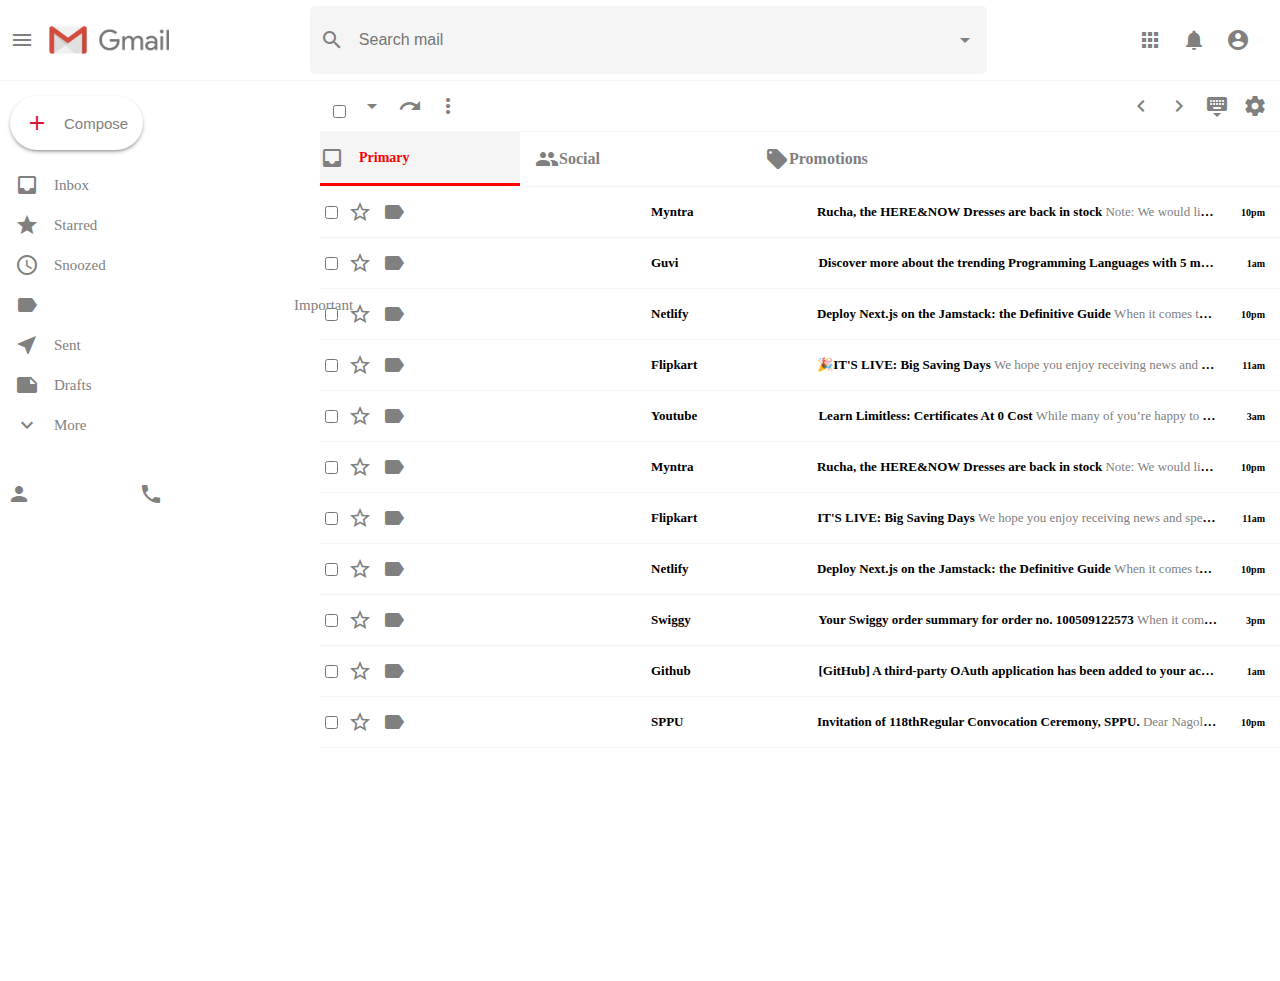
<file: index.html>
<!DOCTYPE html>
<html lang="en">
<head>
    <meta charset="UTF-8">
    <meta http-equiv="X-UA-Compatible" content="IE=edge">
    <meta name="viewport" content="width=device-width, initial-scale=1.0">
    <title>GmailClone</title>
    <link rel="stylesheet" href="https://fonts.googleapis.com/icon?family=Material+Icons" />
    <link rel="stylesheet" href="gmail1.css" />

</head>
<body>
    <!-- mainheader Starts -->
    <div class="mainheader">
        <div class="mainheaderleft">
          <span class="material-icons"> menu </span>
          <img   src="mail.png" alt=" ">
        </div>
  
        <div class="mainheadermiddle">
          <span class="material-icons"> search </span>
          <input type="text" placeholder="Search mail" />
          <span class="material-icons"> arrow_drop_down </span>
        </div>
  
        <div class="mainheaderright">
          <span class="material-icons"> apps </span>
          <span class="material-icons"> notifications </span>
          <span class="material-icons"> account_circle </span>
        </div>
      </div>
      <!-- mainheader Ends -->

<!--main body starts-->
<div class="main">
    <!--left bar starts-->
<div class="leftbar">
<button class="compose" ><span class="material-icons" style="color:crimson;" >add</span> <a href="compose.html" class="atag">Compose</a></button>
<div class="leftbaroptions leftbaroptions-active">
    <span class="material-icons"> inbox </span>
 <a href="inbox.html" class="atag">Inbox</a>
  </div>

  <div class="leftbaroptions">
    <span class="material-icons"> star </span>
    <a href="" class="atag">Starred</a>
  </div>

  <div class="leftbaroptions">
    <span class="material-icons"> access_time </span>
    <a href="" class="atag">Snoozed</a>
  </div>

  <div class="leftbaroptions">
    <span class="material-icons"> label_important </span>
    <a href="" class="atag">Important</a>
  </div>

  <div class="leftbaroptions">
    <span class="material-icons"> near_me </span>
    <a href="sent.html" class="atag">Sent</a>
  </div>

  <div class="leftbaroptions">
    <span class="material-icons"> note </span>
    <a href="" class="atag">Drafts</a>
  </div>

  <div class="leftbaroptions">
    <span class="material-icons"> expand_more </span>
    <a href="" class="atag">More</a>
  </div>

  <div class="leftbarfooter">
    <div class="leftbarfooterIcons">
      <span class="material-icons"> person </span>
      <span class="material-icons"> duo </span>
      <span class="material-icons"> phone </span>
    </div>
  </div>
</div>   
<!--left bar ends-->

<!-- Emails Starts -->
<div class="emails">
    <!-- Settings Starts -->
    <div class="settings">
      <div class="settingsL">
        <input type="checkbox" />
        <span class="material-icons"> arrow_drop_down </span>
        <span class="material-icons"> redo </span>
        <span class="material-icons"> more_vert </span>
      </div>
      <div class="settingsR">
        <span class="material-icons"> chevron_left </span>
        <span class="material-icons"> chevron_right </span>
        <span class="material-icons"> keyboard_hide </span>
        <span class="material-icons"> settings </span>
      </div>
    </div>
    <!-- Settings Ends -->


     <!-- Section Starts -->
     <div class="sections">
        <div class="section section-selected">
          <span class="material-icons"> inbox </span>
          <h4>Primary</h4>
        </div>

        <div class="section1">
          <span class="material-icons"> people </span>
          <h4>Social</h4>
        </div>

        <div class="section1">
          <span class="material-icons"> local_offer </span>
          <h4>Promotions</h4>
        </div>
      </div>
      <!-- Section Ends -->


  <!-- Email rows starts -->
  <div class="emailList">
    <!-- Email Row Starts -->
    <div class="Row">
      <div class="Row-options">
        <input type="checkbox" name="" id="" />
        <span class="material-icons"> star_border </span>
        <span class="material-icons"> label_important </span>
      </div>

      <h3 class="Row-title">Myntra</h3>

      <div class="Row-text">
        <h4>
            Rucha, the HERE&NOW Dresses are back in stock
          <span class="Row-desc">Note: We would like to remind you that other customers have also received this message and they will be informed that this item is back in stock. It is possible that it may be sold out soon. </span>
        </h4>
      </div>

      <p class="Row-time">10pm</p>
    </div>
    <!-- Email Row Ends -->

 <!-- Email Row Starts -->
 <div class="Row">
    <div class="Row-options">
      <input type="checkbox" name="" id="" />
      <span class="material-icons"> star_border </span>
      <span class="material-icons"> label_important </span>
    </div>

    <h3 class="Row-title">Guvi</h3>

    <div class="Row-text">
      <h4>
        Discover more about the trending Programming Languages with 5 must-read Tech-Blogs
        <span class="Row-desc">Dear Learner, 

            Greetings from GUVI!
            
             
            
            With the new trends being introduced every quarter and technology progressing at a profuse rate,  information is becoming highly unreachable. 
            
             
            
            We at GUVI believe in sharing knowledge and spreading the joy of learning. So here we like to put forth this list of highly efficient blogs that might intrigue you for a read! These blogs are curated by the tech geeks and provide an immense hi-tech takeaway for you! 
            
             
            
            Walk a brisk read across these techie blogs and get ready for a trending Transformation! </span>
      </h4>
    </div>

    <p class="Row-time">1am</p>
  </div>
  <!-- Email Row Ends -->

 <!-- Email Row Starts -->
    <div class="Row">
      <div class="Row-options">
        <input type="checkbox" name="" id="" />
        <span class="material-icons"> star_border </span>
        <span class="material-icons"> label_important </span>
      </div>

      <h3 class="Row-title">Netlify</h3>

      <div class="Row-text">
        <h4>Deploy Next.js on the Jamstack: the Definitive Guide
          <span class="Row-desc">When it comes to building a Next.js application on the Jamstack, you've got a lot of choices to make. From server-side rendering to static-site generating, there’s a lot of data fetching models to keep in mind, while balancing performance, developer experience and your business goals. 

 

            The experts at Netlify are here to help you build a strategy to meet your business requirements and make the most of Next.js, by taking advantage of the latest tools and best practices in the Jamstack ecosystem. </span>
        </h4>
      </div>

      <p class="Row-time">10pm</p>
    </div>
    <!-- Email Row Ends -->
 <!-- Email Row Starts -->
 <div class="Row">
    <div class="Row-options">
      <input type="checkbox" name="" id="" />
      <span class="material-icons"> star_border </span>
      <span class="material-icons"> label_important </span>
    </div>

    <h3 class="Row-title">Flipkart</h3>

    <div class="Row-text">
      <h4>🎉IT'S LIVE: Big Saving Days
        <span class="Row-desc">
            We hope you enjoy receiving news and special offer emails from Flipkart.com. If you would prefer not receiving our emails, please click here to unsubscribe. </span>
      </h4>
    </div>

    <p class="Row-time">11am</p>
  </div>
  <!-- Email Row Ends -->


 <!-- Email Row Starts -->
 <div class="Row">
    <div class="Row-options">
      <input type="checkbox" name="" id="" />
      <span class="material-icons"> star_border </span>
      <span class="material-icons"> label_important </span>
    </div>

    <h3 class="Row-title">Youtube</h3>

    <div class="Row-text">
      <h4>Learn Limitless: Certificates At 0 Cost
        <span class="Row-desc">
            While many of you’re happy to be finally collecting in-demand skills for free, placing a validation of your efforts on your CV, social handles or professional network can be an even bigger game-changer!  

  </span>
      </h4>
    </div>

    <p class="Row-time">3am</p>
  </div>
  <!-- Email Row Ends -->


  <!-- Email Row Starts -->
  <div class="Row">
    <div class="Row-options">
      <input type="checkbox" name="" id="" />
      <span class="material-icons"> star_border </span>
      <span class="material-icons"> label_important </span>
    </div>

    <h3 class="Row-title">Myntra</h3>

    <div class="Row-text">
      <h4>
          Rucha, the HERE&NOW Dresses are back in stock
        <span class="Row-desc">Note: We would like to remind you that other customers have also received this message and they will be informed that this item is back in stock. It is possible that it may be sold out soon. </span>
      </h4>
    </div>

    <p class="Row-time">10pm</p>
  </div>
  <!-- Email Row Ends -->

 <!-- Email Row Starts -->
 <div class="Row">
    <div class="Row-options">
      <input type="checkbox" name="" id="" />
      <span class="material-icons"> star_border </span>
      <span class="material-icons"> label_important </span>
    </div>

    <h3 class="Row-title">Flipkart</h3>

    <div class="Row-text">
      <h4>IT'S LIVE: Big Saving Days
        <span class="Row-desc">
            We hope you enjoy receiving news and special offer emails from Flipkart.com. If you would prefer not receiving our emails, please click here to unsubscribe. </span>
      </h4>
    </div>

    <p class="Row-time">11am</p>
  </div>
  <!-- Email Row Ends -->

 <!-- Email Row Starts -->
 <div class="Row">
    <div class="Row-options">
      <input type="checkbox" name="" id="" />
      <span class="material-icons"> star_border </span>
      <span class="material-icons"> label_important </span>
    </div>

    <h3 class="Row-title">Netlify</h3>

    <div class="Row-text">
      <h4>Deploy Next.js on the Jamstack: the Definitive Guide
        <span class="Row-desc">When it comes to building a Next.js application on the Jamstack, you've got a lot of choices to make. From server-side rendering to static-site generating, there’s a lot of data fetching models to keep in mind, while balancing performance, developer experience and your business goals. 



          The experts at Netlify are here to help you build a strategy to meet your business requirements and make the most of Next.js, by taking advantage of the latest tools and best practices in the Jamstack ecosystem. </span>
      </h4>
    </div>

    <p class="Row-time">10pm</p>
  </div>
  <!-- Email Row Ends -->

   <!-- Email Row Starts -->
 <div class="Row">
  <div class="Row-options">
    <input type="checkbox" name="" id="" />
    <span class="material-icons"> star_border </span>
    <span class="material-icons"> label_important </span>
  </div>

  <h3 class="Row-title">Swiggy</h3>

  <div class="Row-text">
    <h4>Your Swiggy order summary for order no. 100509122573
      <span class="Row-desc">When it comes to building a Next.js application on the Jamstack, you've got a lot of choices to make. From server-side rendering to static-site generating, there’s a lot of data fetching models to keep in mind, while balancing performance, developer experience and your business goals. 



       
Order Summary:


Order No: 100509122573

Order placed at: Saturday, April 3, 2021 12:42 PM

Order delivered at: Saturday, April 3, 2021 1:20 PM

Order Status: Delivered

 </span>
    </h4>
  </div>

  <p class="Row-time">3pm</p>
</div>
<!-- Email Row Ends -->

<!-- Email Row Starts -->
<div class="Row">
  <div class="Row-options">
    <input type="checkbox" name="" id="" />
    <span class="material-icons"> star_border </span>
    <span class="material-icons"> label_important </span>
  </div>

  <h3 class="Row-title">Github</h3>

  <div class="Row-text">
    <h4>[GitHub] A third-party OAuth application has been added to your account
      <span class="Row-desc">A third-party OAuth application (DEV) with user:email scope was recently authorized to access your account.
        Visit https://github.com/settings/connections/applications/d7251d40ac9298bdd9fe for more information.
        
        To see this and other security events for your account, visit https://github.com/settings/security-log
        
        If you run into problems, please contact support by visiting https://github.com/contact
        
        Thanks,
        The GitHub Team
        
         </span>
    </h4>
  </div>

  <p class="Row-time">1am</p>
</div>
<!-- Email Row Ends -->
<!-- Email Row Starts -->
<div class="Row">
  <div class="Row-options">
    <input type="checkbox" name="" id="" />
    <span class="material-icons"> star_border </span>
    <span class="material-icons"> label_important </span>
  </div>

  <h3 class="Row-title">SPPU</h3>

  <div class="Row-text">
    <h4>Invitation of 118thRegular Convocation Ceremony, SPPU.
      <span class="Row-desc">Dear Nagolkar Rucha Mahesh,

        Congratulations!!
        
        The 118th Regular Convocation ceremony will be held on Tuesday, 15th June, 2021 at 11.00 am. The Convocation Programme will be Webcasted Live on http://webcast.unipune.ac.in
        
        Application Id : -21509532
        
        Convocation No : - EN20-23064
        
        * Your certificate will be sent by speed post on your mentioned communication address (In convocation application) after convocation ceremony. </span>
    </h4>
  </div>

  <p class="Row-time">10pm</p>
</div>
<!-- Email Row Ends -->



  </div>

</div>






</div>
</div>



</body>
</html>
</file>
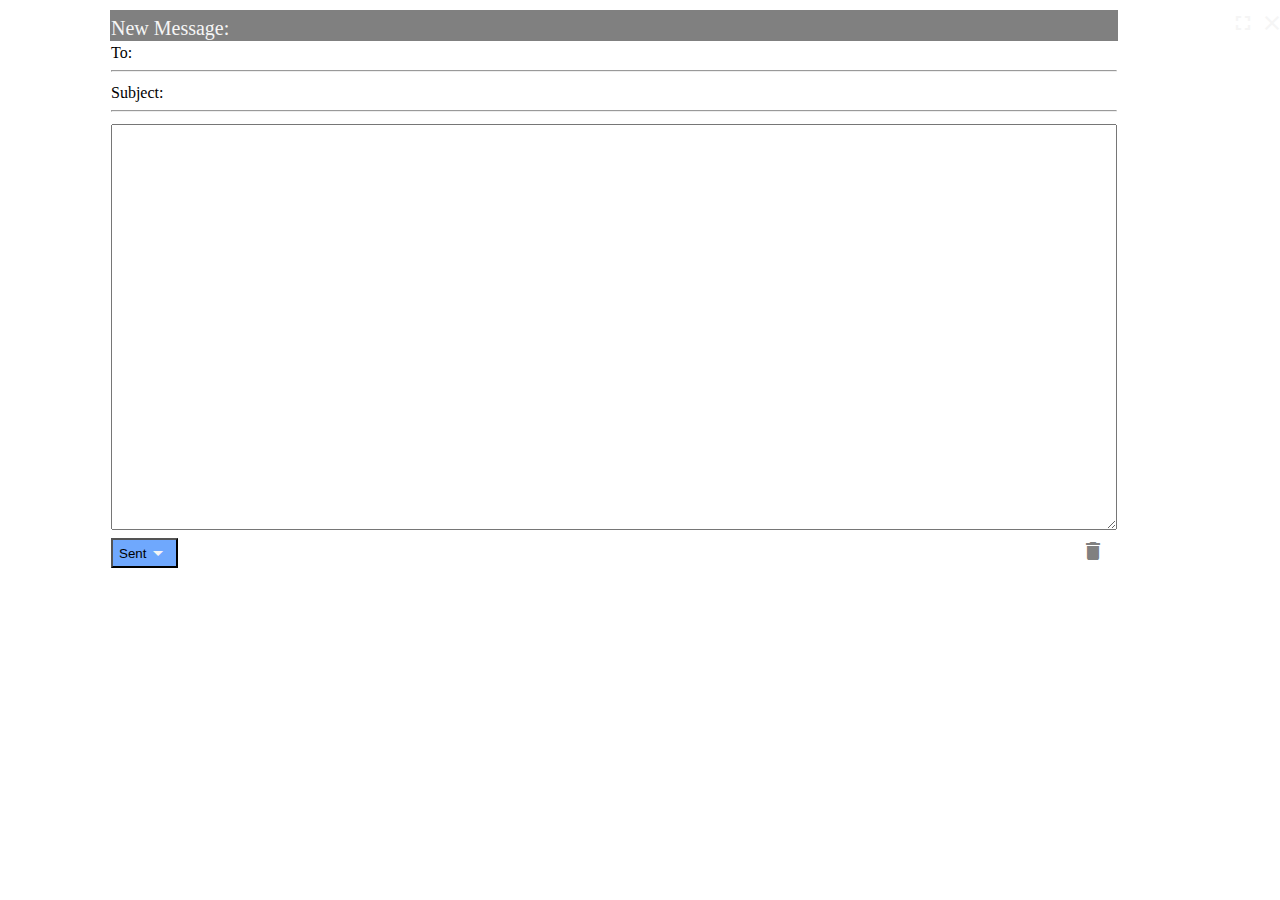
<file: compose.html>
<!DOCTYPE html>
<html lang="en">
<head>
    <meta charset="UTF-8">
    <meta http-equiv="X-UA-Compatible" content="IE=edge">
    <meta name="viewport" content="width=device-width, initial-scale=1.0">
    <title>Compose Mail</title>
    <link rel="stylesheet" href="https://fonts.googleapis.com/icon?family=Material+Icons" />
  
<style>
  .table{
    width: 100%;
    border-collapse: collapse;
    border: 1px solid black;


}
.thead-dark{

  background-color: gray;


}
.thead{
    font-size: 20px;
    width: 1000px;
background-color: gray;
color: whitesmoke;
position: relative;
left: 100px;
}
.row{
    width: 1000px;
    position: relative;
left: 100px;
}
  
.material-icons {
    color: whitesmoke;
  }
  


</style>
</head>
<body>
    <table>



<tr class="thead-dark">
  <td class="thead"> New Message: 
      <span style="position: relative; left: 800px;">
    <span class="material-icons">minimize</span>
    <span class="material-icons">fullscreen</span>
    <span class="material-icons"> close</span>
</span>
  </td>
</tr>

<tr class="row">
    <td>To:
<input type="email" style="border: 0px transparent; width: 950px;" >
<hr style="color: gray;">
</td>

</tr>
<tr class="row">
    <td>Subject:
<input type="text" style="border: 0px transparent; width: 930px;" >
<hr style="color: gray;">
</td>

</tr>
<tr class="row">
    <td>
        <textarea id="txt" style="width: 1000px; height: 400px;"></textarea>
    </td>
</tr>
<tr class="row">
   <td> <button id="btn" style=" background-color: rgba(84, 152, 253, 0.842);display: flex;
    align-items: center;" onclick="clr()">Sent
    <span class="material-icons"> arrow_drop_down </span>
</button>

</td>
<td>
    
    
    <span class="material-icons" style="color: gray; position: relative; left: -40px;">delete</span></td>
  


</tr>

    </table>
    <script type="text/javascript">
    var btnclear =document.getElementById('btn');
var input=document.querySelectorAll('input');
var textarea=document.getElementById('txt');
btnclear.addEventListener('click',()=>{
     input.forEach(input => input.value='');
textarea.value='';

alert('sent!!')

});

    </script>
</body>
</html>
</file>
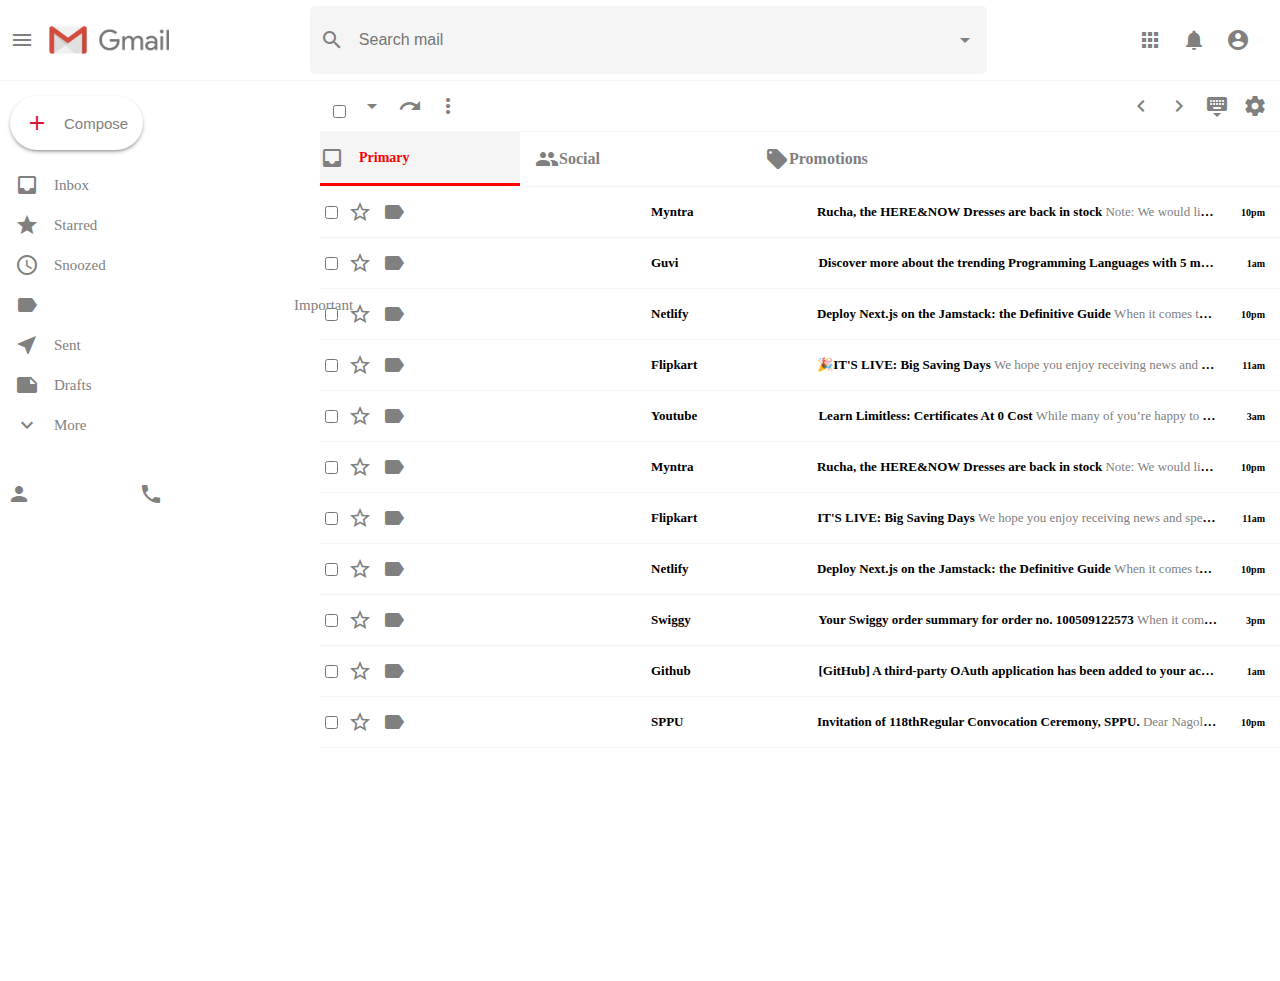
<file: gmail1.html>
<!DOCTYPE html>
<html lang="en">
<head>
    <meta charset="UTF-8">
    <meta http-equiv="X-UA-Compatible" content="IE=edge">
    <meta name="viewport" content="width=device-width, initial-scale=1.0">
    <title>GmailClone</title>
    <link rel="stylesheet" href="https://fonts.googleapis.com/icon?family=Material+Icons" />
    <link rel="stylesheet" href="gmail1.css" />

</head>
<body>
    <!-- mainheader Starts -->
    <div class="mainheader">
        <div class="mainheaderleft">
          <span class="material-icons"> menu </span>
          <img   src="mail.png" alt=" ">
        </div>
  
        <div class="mainheadermiddle">
          <span class="material-icons"> search </span>
          <input type="text" placeholder="Search mail" />
          <span class="material-icons"> arrow_drop_down </span>
        </div>
  
        <div class="mainheaderright">
          <span class="material-icons"> apps </span>
          <span class="material-icons"> notifications </span>
          <span class="material-icons"> account_circle </span>
        </div>
      </div>
      <!-- mainheader Ends -->

<!--main body starts-->
<div class="main">
    <!--left bar starts-->
<div class="leftbar">
<button class="compose" ><span class="material-icons" style="color:crimson;" >add</span> <a href="compose.html" class="atag">Compose</a></button>
<div class="leftbaroptions leftbaroptions-active">
    <span class="material-icons"> inbox </span>
 <a href="inbox.html" class="atag">Inbox</a>
  </div>

  <div class="leftbaroptions">
    <span class="material-icons"> star </span>
    <a href="" class="atag">Starred</a>
  </div>

  <div class="leftbaroptions">
    <span class="material-icons"> access_time </span>
    <a href="" class="atag">Snoozed</a>
  </div>

  <div class="leftbaroptions">
    <span class="material-icons"> label_important </span>
    <a href="" class="atag">Important</a>
  </div>

  <div class="leftbaroptions">
    <span class="material-icons"> near_me </span>
    <a href="sent.html" class="atag">Sent</a>
  </div>

  <div class="leftbaroptions">
    <span class="material-icons"> note </span>
    <a href="" class="atag">Drafts</a>
  </div>

  <div class="leftbaroptions">
    <span class="material-icons"> expand_more </span>
    <a href="" class="atag">More</a>
  </div>

  <div class="leftbarfooter">
    <div class="leftbarfooterIcons">
      <span class="material-icons"> person </span>
      <span class="material-icons"> duo </span>
      <span class="material-icons"> phone </span>
    </div>
  </div>
</div>   
<!--left bar ends-->

<!-- Emails Starts -->
<div class="emails">
    <!-- Settings Starts -->
    <div class="settings">
      <div class="settingsL">
        <input type="checkbox" />
        <span class="material-icons"> arrow_drop_down </span>
        <span class="material-icons"> redo </span>
        <span class="material-icons"> more_vert </span>
      </div>
      <div class="settingsR">
        <span class="material-icons"> chevron_left </span>
        <span class="material-icons"> chevron_right </span>
        <span class="material-icons"> keyboard_hide </span>
        <span class="material-icons"> settings </span>
      </div>
    </div>
    <!-- Settings Ends -->


     <!-- Section Starts -->
     <div class="sections">
        <div class="section section-selected">
          <span class="material-icons"> inbox </span>
          <h4>Primary</h4>
        </div>

        <div class="section1">
          <span class="material-icons"> people </span>
          <h4>Social</h4>
        </div>

        <div class="section1">
          <span class="material-icons"> local_offer </span>
          <h4>Promotions</h4>
        </div>
      </div>
      <!-- Section Ends -->


  <!-- Email rows starts -->
  <div class="emailList">
    <!-- Email Row Starts -->
    <div class="Row">
      <div class="Row-options">
        <input type="checkbox" name="" id="" />
        <span class="material-icons"> star_border </span>
        <span class="material-icons"> label_important </span>
      </div>

      <h3 class="Row-title">Myntra</h3>

      <div class="Row-text">
        <h4>
            Rucha, the HERE&NOW Dresses are back in stock
          <span class="Row-desc">Note: We would like to remind you that other customers have also received this message and they will be informed that this item is back in stock. It is possible that it may be sold out soon. </span>
        </h4>
      </div>

      <p class="Row-time">10pm</p>
    </div>
    <!-- Email Row Ends -->

 <!-- Email Row Starts -->
 <div class="Row">
    <div class="Row-options">
      <input type="checkbox" name="" id="" />
      <span class="material-icons"> star_border </span>
      <span class="material-icons"> label_important </span>
    </div>

    <h3 class="Row-title">Guvi</h3>

    <div class="Row-text">
      <h4>
        Discover more about the trending Programming Languages with 5 must-read Tech-Blogs
        <span class="Row-desc">Dear Learner, 

            Greetings from GUVI!
            
             
            
            With the new trends being introduced every quarter and technology progressing at a profuse rate,  information is becoming highly unreachable. 
            
             
            
            We at GUVI believe in sharing knowledge and spreading the joy of learning. So here we like to put forth this list of highly efficient blogs that might intrigue you for a read! These blogs are curated by the tech geeks and provide an immense hi-tech takeaway for you! 
            
             
            
            Walk a brisk read across these techie blogs and get ready for a trending Transformation! </span>
      </h4>
    </div>

    <p class="Row-time">1am</p>
  </div>
  <!-- Email Row Ends -->

 <!-- Email Row Starts -->
    <div class="Row">
      <div class="Row-options">
        <input type="checkbox" name="" id="" />
        <span class="material-icons"> star_border </span>
        <span class="material-icons"> label_important </span>
      </div>

      <h3 class="Row-title">Netlify</h3>

      <div class="Row-text">
        <h4>Deploy Next.js on the Jamstack: the Definitive Guide
          <span class="Row-desc">When it comes to building a Next.js application on the Jamstack, you've got a lot of choices to make. From server-side rendering to static-site generating, there’s a lot of data fetching models to keep in mind, while balancing performance, developer experience and your business goals. 

 

            The experts at Netlify are here to help you build a strategy to meet your business requirements and make the most of Next.js, by taking advantage of the latest tools and best practices in the Jamstack ecosystem. </span>
        </h4>
      </div>

      <p class="Row-time">10pm</p>
    </div>
    <!-- Email Row Ends -->
 <!-- Email Row Starts -->
 <div class="Row">
    <div class="Row-options">
      <input type="checkbox" name="" id="" />
      <span class="material-icons"> star_border </span>
      <span class="material-icons"> label_important </span>
    </div>

    <h3 class="Row-title">Flipkart</h3>

    <div class="Row-text">
      <h4>🎉IT'S LIVE: Big Saving Days
        <span class="Row-desc">
            We hope you enjoy receiving news and special offer emails from Flipkart.com. If you would prefer not receiving our emails, please click here to unsubscribe. </span>
      </h4>
    </div>

    <p class="Row-time">11am</p>
  </div>
  <!-- Email Row Ends -->


 <!-- Email Row Starts -->
 <div class="Row">
    <div class="Row-options">
      <input type="checkbox" name="" id="" />
      <span class="material-icons"> star_border </span>
      <span class="material-icons"> label_important </span>
    </div>

    <h3 class="Row-title">Youtube</h3>

    <div class="Row-text">
      <h4>Learn Limitless: Certificates At 0 Cost
        <span class="Row-desc">
            While many of you’re happy to be finally collecting in-demand skills for free, placing a validation of your efforts on your CV, social handles or professional network can be an even bigger game-changer!  

  </span>
      </h4>
    </div>

    <p class="Row-time">3am</p>
  </div>
  <!-- Email Row Ends -->


  <!-- Email Row Starts -->
  <div class="Row">
    <div class="Row-options">
      <input type="checkbox" name="" id="" />
      <span class="material-icons"> star_border </span>
      <span class="material-icons"> label_important </span>
    </div>

    <h3 class="Row-title">Myntra</h3>

    <div class="Row-text">
      <h4>
          Rucha, the HERE&NOW Dresses are back in stock
        <span class="Row-desc">Note: We would like to remind you that other customers have also received this message and they will be informed that this item is back in stock. It is possible that it may be sold out soon. </span>
      </h4>
    </div>

    <p class="Row-time">10pm</p>
  </div>
  <!-- Email Row Ends -->

 <!-- Email Row Starts -->
 <div class="Row">
    <div class="Row-options">
      <input type="checkbox" name="" id="" />
      <span class="material-icons"> star_border </span>
      <span class="material-icons"> label_important </span>
    </div>

    <h3 class="Row-title">Flipkart</h3>

    <div class="Row-text">
      <h4>IT'S LIVE: Big Saving Days
        <span class="Row-desc">
            We hope you enjoy receiving news and special offer emails from Flipkart.com. If you would prefer not receiving our emails, please click here to unsubscribe. </span>
      </h4>
    </div>

    <p class="Row-time">11am</p>
  </div>
  <!-- Email Row Ends -->

 <!-- Email Row Starts -->
 <div class="Row">
    <div class="Row-options">
      <input type="checkbox" name="" id="" />
      <span class="material-icons"> star_border </span>
      <span class="material-icons"> label_important </span>
    </div>

    <h3 class="Row-title">Netlify</h3>

    <div class="Row-text">
      <h4>Deploy Next.js on the Jamstack: the Definitive Guide
        <span class="Row-desc">When it comes to building a Next.js application on the Jamstack, you've got a lot of choices to make. From server-side rendering to static-site generating, there’s a lot of data fetching models to keep in mind, while balancing performance, developer experience and your business goals. 



          The experts at Netlify are here to help you build a strategy to meet your business requirements and make the most of Next.js, by taking advantage of the latest tools and best practices in the Jamstack ecosystem. </span>
      </h4>
    </div>

    <p class="Row-time">10pm</p>
  </div>
  <!-- Email Row Ends -->

   <!-- Email Row Starts -->
 <div class="Row">
  <div class="Row-options">
    <input type="checkbox" name="" id="" />
    <span class="material-icons"> star_border </span>
    <span class="material-icons"> label_important </span>
  </div>

  <h3 class="Row-title">Swiggy</h3>

  <div class="Row-text">
    <h4>Your Swiggy order summary for order no. 100509122573
      <span class="Row-desc">When it comes to building a Next.js application on the Jamstack, you've got a lot of choices to make. From server-side rendering to static-site generating, there’s a lot of data fetching models to keep in mind, while balancing performance, developer experience and your business goals. 



       
Order Summary:


Order No: 100509122573

Order placed at: Saturday, April 3, 2021 12:42 PM

Order delivered at: Saturday, April 3, 2021 1:20 PM

Order Status: Delivered

 </span>
    </h4>
  </div>

  <p class="Row-time">3pm</p>
</div>
<!-- Email Row Ends -->

<!-- Email Row Starts -->
<div class="Row">
  <div class="Row-options">
    <input type="checkbox" name="" id="" />
    <span class="material-icons"> star_border </span>
    <span class="material-icons"> label_important </span>
  </div>

  <h3 class="Row-title">Github</h3>

  <div class="Row-text">
    <h4>[GitHub] A third-party OAuth application has been added to your account
      <span class="Row-desc">A third-party OAuth application (DEV) with user:email scope was recently authorized to access your account.
        Visit https://github.com/settings/connections/applications/d7251d40ac9298bdd9fe for more information.
        
        To see this and other security events for your account, visit https://github.com/settings/security-log
        
        If you run into problems, please contact support by visiting https://github.com/contact
        
        Thanks,
        The GitHub Team
        
         </span>
    </h4>
  </div>

  <p class="Row-time">1am</p>
</div>
<!-- Email Row Ends -->
<!-- Email Row Starts -->
<div class="Row">
  <div class="Row-options">
    <input type="checkbox" name="" id="" />
    <span class="material-icons"> star_border </span>
    <span class="material-icons"> label_important </span>
  </div>

  <h3 class="Row-title">SPPU</h3>

  <div class="Row-text">
    <h4>Invitation of 118thRegular Convocation Ceremony, SPPU.
      <span class="Row-desc">Dear Nagolkar Rucha Mahesh,

        Congratulations!!
        
        The 118th Regular Convocation ceremony will be held on Tuesday, 15th June, 2021 at 11.00 am. The Convocation Programme will be Webcasted Live on http://webcast.unipune.ac.in
        
        Application Id : -21509532
        
        Convocation No : - EN20-23064
        
        * Your certificate will be sent by speed post on your mentioned communication address (In convocation application) after convocation ceremony. </span>
    </h4>
  </div>

  <p class="Row-time">10pm</p>
</div>
<!-- Email Row Ends -->



  </div>

</div>






</div>
</div>



</body>
</html>
</file>
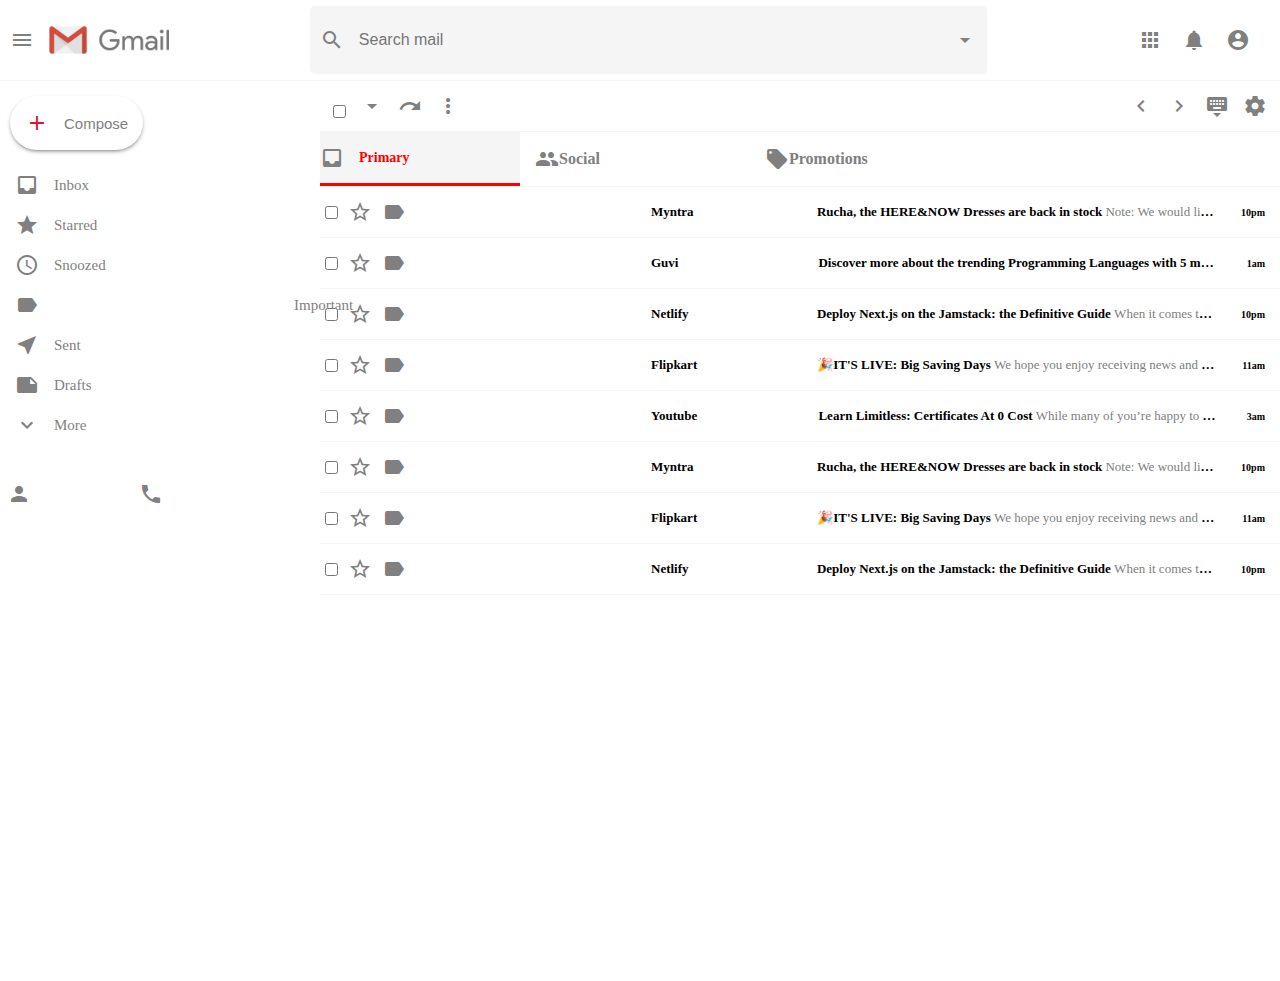
<file: inbox.html>
<!DOCTYPE html>
<html lang="en">
<head>
    <meta charset="UTF-8">
    <meta http-equiv="X-UA-Compatible" content="IE=edge">
    <meta name="viewport" content="width=device-width, initial-scale=1.0">
    <title>Document</title>
    <link rel="stylesheet" href="https://fonts.googleapis.com/icon?family=Material+Icons" />
    <link rel="stylesheet" href="gmail1.css" />
</head>
<body>
      <!-- mainheader Starts -->
      <div class="mainheader">
        <div class="mainheaderleft">
          <span class="material-icons"> menu </span>
          <img   src="mail.png" alt=" ">
        </div>
  
        <div class="mainheadermiddle">
          <span class="material-icons"> search </span>
          <input type="text" placeholder="Search mail" />
          <span class="material-icons"> arrow_drop_down </span>
        </div>
  
        <div class="mainheaderright">
          <span class="material-icons"> apps </span>
          <span class="material-icons"> notifications </span>
          <span class="material-icons"> account_circle </span>
        </div>
      </div>
      <!-- mainheader Ends -->

<!--main body starts-->
<div class="main">
    <!--left bar starts-->
<div class="leftbar">
<button class="compose" ><span class="material-icons" style="color:crimson;" >add</span> <a href="compose.html" class="atag">Compose</a></button>
<div class="leftbaroptions leftbaroptions-active">
    <span class="material-icons"> inbox </span>
 <a href="inbox.html" class="atag">Inbox</a>
  </div>

  <div class="leftbaroptions">
    <span class="material-icons"> star </span>
    <a href="" class="atag">Starred</a>
  </div>

  <div class="leftbaroptions">
    <span class="material-icons"> access_time </span>
    <a href="" class="atag">Snoozed</a>
  </div>

  <div class="leftbaroptions">
    <span class="material-icons"> label_important </span>
    <a href="" class="atag">Important</a>
  </div>

  <div class="leftbaroptions">
    <span class="material-icons"> near_me </span>
    <a href="" class="atag">Sent</a>
  </div>

  <div class="leftbaroptions">
    <span class="material-icons"> note </span>
    <a href="" class="atag">Drafts</a>
  </div>

  <div class="leftbaroptions">
    <span class="material-icons"> expand_more </span>
    <a href="" class="atag">More</a>
  </div>

  <div class="leftbarfooter">
    <div class="leftbarfooterIcons">
      <span class="material-icons"> person </span>
      <span class="material-icons"> duo </span>
      <span class="material-icons"> phone </span>
    </div>
  </div>
</div>   
<!--left bar ends-->

<!-- Emails Starts -->
<div class="emails">
    <!-- Settings Starts -->
    <div class="settings">
      <div class="settingsL">
        <input type="checkbox" />
        <span class="material-icons"> arrow_drop_down </span>
        <span class="material-icons"> redo </span>
        <span class="material-icons"> more_vert </span>
      </div>
      <div class="settingsR">
        <span class="material-icons"> chevron_left </span>
        <span class="material-icons"> chevron_right </span>
        <span class="material-icons"> keyboard_hide </span>
        <span class="material-icons"> settings </span>
      </div>
    </div>
    <!-- Settings Ends -->


     <!-- Section Starts -->
     <div class="sections">
        <div class="section section-selected">
          <span class="material-icons"> inbox </span>
          <h4>Primary</h4>
        </div>

        <div class="section1">
          <span class="material-icons"> people </span>
          <h4>Social</h4>
        </div>

        <div class="section1">
          <span class="material-icons"> local_offer </span>
          <h4>Promotions</h4>
        </div>
      </div>
      <!-- Section Ends -->


  <!-- Email rows starts -->
  <div class="emailList">
    <!-- Email Row Starts -->
    <div class="Row">
      <div class="Row-options">
        <input type="checkbox" name="" id="" />
        <span class="material-icons"> star_border </span>
        <span class="material-icons"> label_important </span>
      </div>

      <h3 class="Row-title">Myntra</h3>

      <div class="Row-text">
        <h4>
            Rucha, the HERE&NOW Dresses are back in stock
          <span class="Row-desc">Note: We would like to remind you that other customers have also received this message and they will be informed that this item is back in stock. It is possible that it may be sold out soon. </span>
        </h4>
      </div>

      <p class="Row-time">10pm</p>
    </div>
    <!-- Email Row Ends -->

 <!-- Email Row Starts -->
 <div class="Row">
    <div class="Row-options">
      <input type="checkbox" name="" id="" />
      <span class="material-icons"> star_border </span>
      <span class="material-icons"> label_important </span>
    </div>

    <h3 class="Row-title">Guvi</h3>

    <div class="Row-text">
      <h4>
        Discover more about the trending Programming Languages with 5 must-read Tech-Blogs
        <span class="Row-desc">Dear Learner, 

            Greetings from GUVI!
            
             
            
            With the new trends being introduced every quarter and technology progressing at a profuse rate,  information is becoming highly unreachable. 
            
             
            
            We at GUVI believe in sharing knowledge and spreading the joy of learning. So here we like to put forth this list of highly efficient blogs that might intrigue you for a read! These blogs are curated by the tech geeks and provide an immense hi-tech takeaway for you! 
            
             
            
            Walk a brisk read across these techie blogs and get ready for a trending Transformation! </span>
      </h4>
    </div>

    <p class="Row-time">1am</p>
  </div>
  <!-- Email Row Ends -->

 <!-- Email Row Starts -->
    <div class="Row">
      <div class="Row-options">
        <input type="checkbox" name="" id="" />
        <span class="material-icons"> star_border </span>
        <span class="material-icons"> label_important </span>
      </div>

      <h3 class="Row-title">Netlify</h3>

      <div class="Row-text">
        <h4>Deploy Next.js on the Jamstack: the Definitive Guide
          <span class="Row-desc">When it comes to building a Next.js application on the Jamstack, you've got a lot of choices to make. From server-side rendering to static-site generating, there’s a lot of data fetching models to keep in mind, while balancing performance, developer experience and your business goals. 

 

            The experts at Netlify are here to help you build a strategy to meet your business requirements and make the most of Next.js, by taking advantage of the latest tools and best practices in the Jamstack ecosystem. </span>
        </h4>
      </div>

      <p class="Row-time">10pm</p>
    </div>
    <!-- Email Row Ends -->
 <!-- Email Row Starts -->
 <div class="Row">
    <div class="Row-options">
      <input type="checkbox" name="" id="" />
      <span class="material-icons"> star_border </span>
      <span class="material-icons"> label_important </span>
    </div>

    <h3 class="Row-title">Flipkart</h3>

    <div class="Row-text">
      <h4>🎉IT'S LIVE: Big Saving Days
        <span class="Row-desc">
            We hope you enjoy receiving news and special offer emails from Flipkart.com. If you would prefer not receiving our emails, please click here to unsubscribe. </span>
      </h4>
    </div>

    <p class="Row-time">11am</p>
  </div>
  <!-- Email Row Ends -->


 <!-- Email Row Starts -->
 <div class="Row">
    <div class="Row-options">
      <input type="checkbox" name="" id="" />
      <span class="material-icons"> star_border </span>
      <span class="material-icons"> label_important </span>
    </div>

    <h3 class="Row-title">Youtube</h3>

    <div class="Row-text">
      <h4>Learn Limitless: Certificates At 0 Cost
        <span class="Row-desc">
            While many of you’re happy to be finally collecting in-demand skills for free, placing a validation of your efforts on your CV, social handles or professional network can be an even bigger game-changer!  

  </span>
      </h4>
    </div>

    <p class="Row-time">3am</p>
  </div>
  <!-- Email Row Ends -->


  <!-- Email Row Starts -->
  <div class="Row">
    <div class="Row-options">
      <input type="checkbox" name="" id="" />
      <span class="material-icons"> star_border </span>
      <span class="material-icons"> label_important </span>
    </div>

    <h3 class="Row-title">Myntra</h3>

    <div class="Row-text">
      <h4>
          Rucha, the HERE&NOW Dresses are back in stock
        <span class="Row-desc">Note: We would like to remind you that other customers have also received this message and they will be informed that this item is back in stock. It is possible that it may be sold out soon. </span>
      </h4>
    </div>

    <p class="Row-time">10pm</p>
  </div>
  <!-- Email Row Ends -->

 <!-- Email Row Starts -->
 <div class="Row">
    <div class="Row-options">
      <input type="checkbox" name="" id="" />
      <span class="material-icons"> star_border </span>
      <span class="material-icons"> label_important </span>
    </div>

    <h3 class="Row-title">Flipkart</h3>

    <div class="Row-text">
      <h4>🎉IT'S LIVE: Big Saving Days
        <span class="Row-desc">
            We hope you enjoy receiving news and special offer emails from Flipkart.com. If you would prefer not receiving our emails, please click here to unsubscribe. </span>
      </h4>
    </div>

    <p class="Row-time">11am</p>
  </div>
  <!-- Email Row Ends -->

 <!-- Email Row Starts -->
 <div class="Row">
    <div class="Row-options">
      <input type="checkbox" name="" id="" />
      <span class="material-icons"> star_border </span>
      <span class="material-icons"> label_important </span>
    </div>

    <h3 class="Row-title">Netlify</h3>

    <div class="Row-text">
      <h4>Deploy Next.js on the Jamstack: the Definitive Guide
        <span class="Row-desc">When it comes to building a Next.js application on the Jamstack, you've got a lot of choices to make. From server-side rendering to static-site generating, there’s a lot of data fetching models to keep in mind, while balancing performance, developer experience and your business goals. 



          The experts at Netlify are here to help you build a strategy to meet your business requirements and make the most of Next.js, by taking advantage of the latest tools and best practices in the Jamstack ecosystem. </span>
      </h4>
    </div>

    <p class="Row-time">10pm</p>
  </div>
  <!-- Email Row Ends -->
  </div>

</div>






</div>
</div>




</body>
</html>
</file>
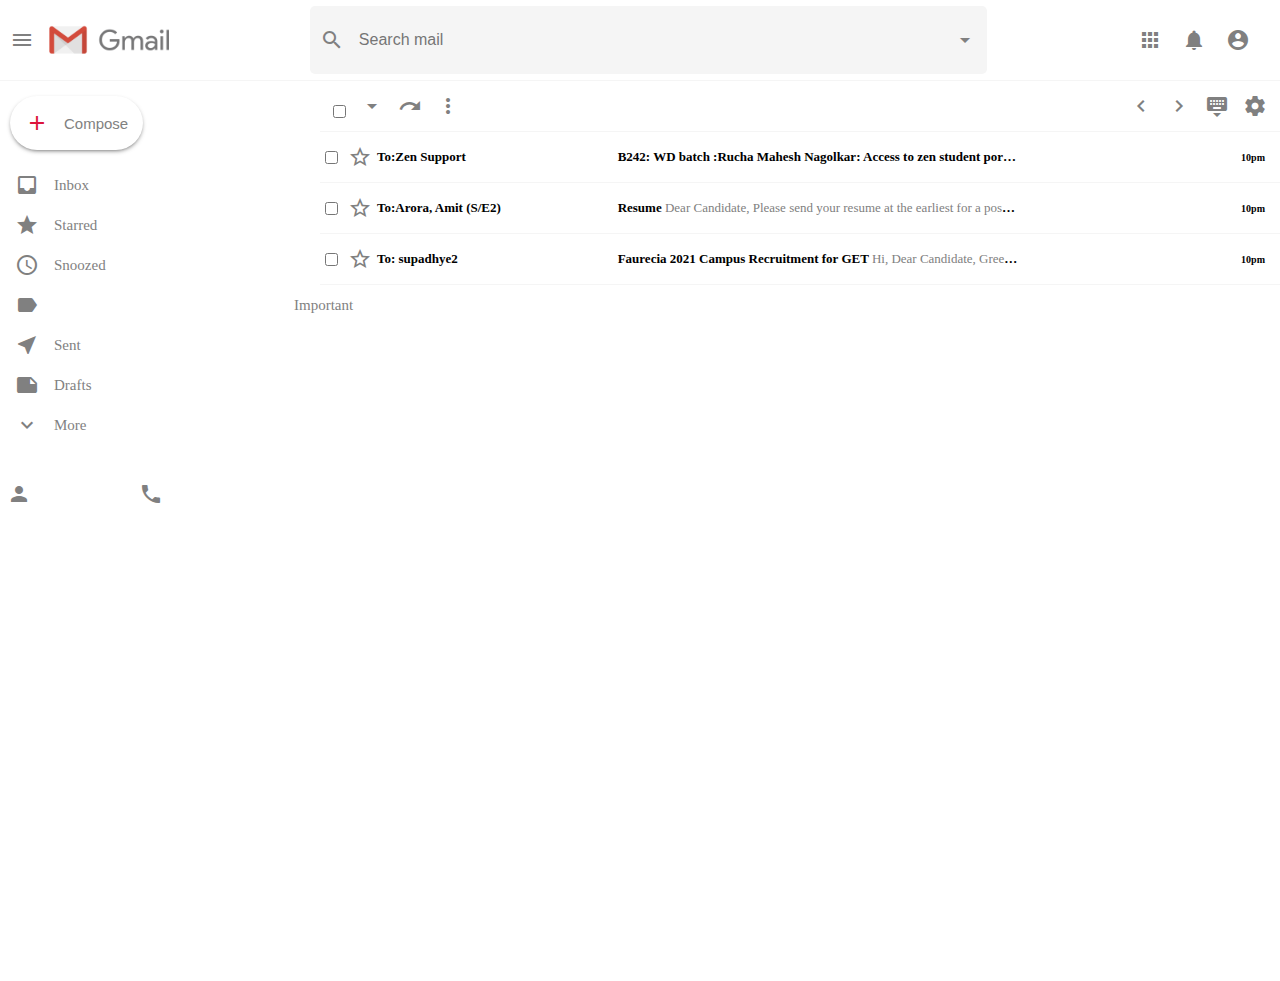
<file: sent.html>
<!DOCTYPE html>
<html lang="en">
<head>
    <meta charset="UTF-8">
    <meta http-equiv="X-UA-Compatible" content="IE=edge">
    <meta name="viewport" content="width=device-width, initial-scale=1.0">
    <title>sent</title>
    <link rel="stylesheet" href="https://fonts.googleapis.com/icon?family=Material+Icons" />
    <link rel="stylesheet" href="gmail1.css" />

</head>
<body>
       <!-- mainheader Starts -->
       <div class="mainheader">
        <div class="mainheaderleft">
          <span class="material-icons"> menu </span>
          <img   src="mail.png" alt=" ">
        </div>
  
        <div class="mainheadermiddle">
          <span class="material-icons"> search </span>
          <input type="text" placeholder="Search mail" />
          <span class="material-icons"> arrow_drop_down </span>
        </div>
  
        <div class="mainheaderright">
          <span class="material-icons"> apps </span>
          <span class="material-icons"> notifications </span>
          <span class="material-icons"> account_circle </span>
        </div>
      </div>
      <!-- mainheader Ends -->

<!--main body starts-->
<div class="main">
    <!--left bar starts-->
<div class="leftbar">
<button class="compose" ><span class="material-icons" style="color:crimson;" >add</span> <a href="compose.html" class="atag">Compose</a></button>
<div class="leftbaroptions leftbaroptions-active">
    <span class="material-icons"> inbox </span>
 <a href="inbox.html" class="atag">Inbox</a>
  </div>

  <div class="leftbaroptions">
    <span class="material-icons"> star </span>
    <a href="" class="atag">Starred</a>
  </div>

  <div class="leftbaroptions">
    <span class="material-icons"> access_time </span>
    <a href="" class="atag">Snoozed</a>
  </div>

  <div class="leftbaroptions">
    <span class="material-icons"> label_important </span>
    <a href="" class="atag">Important</a>
  </div>

  <div class="leftbaroptions">
    <span class="material-icons"> near_me </span>
    <a href="sent.html" class="atag">Sent</a>
  </div>

  <div class="leftbaroptions">
    <span class="material-icons"> note </span>
    <a href="" class="atag">Drafts</a>
  </div>

  <div class="leftbaroptions">
    <span class="material-icons"> expand_more </span>
    <a href="" class="atag">More</a>
  </div>

  <div class="leftbarfooter">
    <div class="leftbarfooterIcons">
      <span class="material-icons"> person </span>
      <span class="material-icons"> duo </span>
      <span class="material-icons"> phone </span>
    </div>
  </div>
</div>   
<!--left bar ends-->
<div class="emails">
    <!-- Settings Starts -->
    <div class="settings">
      <div class="settingsL">
        <input type="checkbox" />
        <span class="material-icons"> arrow_drop_down </span>
        <span class="material-icons"> redo </span>
        <span class="material-icons"> more_vert </span>
      </div>
      <div class="settingsR">
        <span class="material-icons"> chevron_left </span>
        <span class="material-icons"> chevron_right </span>
        <span class="material-icons"> keyboard_hide </span>
        <span class="material-icons"> settings </span>
      </div>
    </div>
    <!-- Settings Ends -->

    <div class="emailList">
        <!-- Email Row Starts -->
        <div class="Row">
          <div class="Row-options">
            <input type="checkbox" name="" id="" />
            <span class="material-icons"> star_border </span>
       
          </div>
    
          <h3 class="Row-title">To:Zen Support  </h3>
    
          <div class="Row-text">
            <h4>
                B242: WD batch :Rucha Mahesh Nagolkar: Access to zen student portal.
              <span class="Row-desc">Hi,
                I am not able to access my zen student portal.
                Please activate my account.
                thank you,
                Rucha. </span>
            </h4>
          </div>
    
          <p class="Row-time">10pm</p>
        </div>
        <!-- Email Row Ends -->

   <!-- Email Row Starts -->
   <div class="Row">
    <div class="Row-options">
      <input type="checkbox" name="" id="" />
      <span class="material-icons"> star_border </span>
 
    </div>

    <h3 class="Row-title">To:Arora, Amit (S/E2)</h3>

    <div class="Row-text">
      <h4>
        Resume
        <span class="Row-desc">Dear Candidate,

            Please send your resume at the earliest for a position of GAT ( 1 year)  in our organization if you are interested to work.



Amit Arora

Lead - Vocational Training  & Further Education

HR Academy (S/E2)



ŠKODA AUTO Volkswagen India Pvt. Ltd.

E1, MIDC Industrial Area (Phase III),Village Nigoje, Mhalunge, Kharabwadi

Tal: Khed, Chakan, Pune 410501

Tel.     +91 2135331862

Mobile +91 7767011800i
         </span>
      </h4>
    </div>

    <p class="Row-time">10pm</p>
  </div>
  <!-- Email Row Ends -->

    <!-- Email Row Starts -->
    <div class="Row">
        <div class="Row-options">
          <input type="checkbox" name="" id="" />
          <span class="material-icons"> star_border </span>
     
        </div>
  
        <h3 class="Row-title">To: supadhye2  </h3>
  
        <div class="Row-text">
          <h4>
            Faurecia 2021 Campus Recruitment for GET
            <span class="Row-desc">Hi,
                Dear Candidate, Greetings!! We are at the onset of Faurecia 2021 Campus Recruitment, our initiative for recruiting engineering Graduates. PFB job link to apply:. </span>
          </h4>
        </div>
  
        <p class="Row-time">10pm</p>
      </div>
      <!-- Email Row Ends -->



</div>







</body>
</html>
</file>
<file: gmail1.css>
* {
    margin: 0;
    padding: 0;
  }
  .main {
    display: flex;
    height: 100vh;
  }
  
  body {
    height: 100vh;
    overflow-y: hidden;
  }
  .mainheaderleft img {
    object-fit: contain;
    height: 80px;
    margin-left: 5px;
  }
  .mainheader {
    display: flex;
    align-items: center;
    justify-content: space-between;
    border-bottom: 1px solid whitesmoke;
  }
  
  .mainheaderleft {
    display: flex;
    align-items: center;
  }
  .mainheaderleft span {
    padding: 10px;
    cursor: pointer;
  }
  .mainheadermiddle {
    display: flex;
    flex: 0.7;
    align-items: center;
    background-color: whitesmoke;
    padding: 10px;
    border-radius: 5px;
  }
  
  .material-icons {
    color: gray;
  }
  
  .mainheadermiddle input {
    border: none;
    width: 100%;
    padding: 10px;
    outline: none;
    font-size: medium;
    background-color: transparent;
  }
  
  .mainheaderright {
    display: flex;
    padding-right: 20px;
  }
  
  .mainheaderright span {
    padding: 10px;
    cursor: pointer;
  }
  .leftbar {
    flex: 0.3;
    max-width: 300px;
    padding-right: 20px;
  }
  
  .compose {
    margin-top: 15px;
    margin-left: 10px;
    margin-bottom: 15px;
    text-transform: capitalize;
    color: gray;
    padding: 15px;
    border-radius: 30px;
    background-color: white;
    display: flex;
    align-items: center;
    cursor: pointer;
    outline: none;
    border: none;
    box-shadow: 0px 2px 5px -2px rgba(0, 0, 0, 0.75);
    font-size: 15px;
    
  }
  .compose span {
    margin-right: 5px;
  }
  
  .leftbaroptions {
    display: flex;
    align-items: center;
    height: 40px;
    padding: 0 10px;
    border-top-right-radius: 20px;
    border-bottom-right-radius: 20px;
    cursor: pointer;
    color: #818181;
  }
  
  .leftbaroptions .material-icons {
    padding: 5px;
  }
  
  .leftbaroptions h3 {
    flex: 1;
    margin-left: 10px;
    font-size: 14px;
    font-weight: 400;
  }
  
  .leftbaroptions:hover,
  .leftbaroptions:hover h3,
  .leftbaroptions:hover .material-icons,
  .leftbaroptions__active,
  .leftbaroptions__active h3,
  .leftbaroptions__active .material-icons {
    background-color: #fcecec;
    color: #c04b37;
    font-weight: 800;
  }
  
  .leftbarfooter {
      margin-top: 30px;
    display: flex;
    justify-content: left;
  }
  
  .leftbarfooterIcons .material-icons {
    margin: 7px;
    cursor: pointer;
  }
  .emails{
    flex: 1;
    overflow: scroll;
  }
  
  .settings {
    position: sticky;
    top: 0;
    display: flex;
    justify-content: space-between;
    border-bottom: 1px solid whitesmoke;
    background-color: white;
    z-index: 999;
    padding: 8px;
  }
  
  .settingL {
    display: flex;
    align-items: center;
  }
  
  .settings .material-icons {
    margin: 5px;
    cursor: pointer;
  }
  
  .section1{
    display: flex;
    align-items: center;
    border-bottom-width: 2px;
    padding: 15px;
    min-width: 200px;
    cursor: pointer;
    color: grey;
    border-width: 0;
  }
  
  .sections {
    position: sticky;
    top: 0;
    display: flex;
    background-color: white;
    border-bottom: 1px solid whitesmoke;
    z-index: 999;
    
  }
  
  .section-selected {
    background-color: whitesmoke;
    border-width: 3px;
    color: red;
    border-bottom: 3px solid red;
    min-width: 200px;
    display: flex;
    align-items: center;
  }
  
  .section1-selected .material-icons {
    color: red;
  }
  
  .section1:hover {
    background-color: whitesmoke;
    border-width: 3px;
  }
  
  .section h4 {
    font-size: 14px;
    margin-left: 15px;
  }
  
  .Row-options {
    display: flex;
    align-items: center;
  }
  
  .Row-options .material-icons,
  input {
    margin: 5px;
  }
  
  .Row {
    display: flex;
    align-items: center;
    height: 50px;
    border-bottom: 1px solid whitesmoke;
    cursor: pointer;
    z-index: 999;
  }
  
  .Row:hover {
    border-top: 1px solid whitesmoke;
    box-shadow: 0 4px 4px -2px rgba(0, 0, 0, 0.24);
  }
  
  .Row-text {
    display: flex;
    flex: 0.8;
    align-items: center;
    font-size: 13px;
  }
  
  .Row-text h4 {
    width: 400px;
    white-space: nowrap;
    overflow: hidden;
    text-overflow: ellipsis;
    padding-left: 5px;
    padding-right: 5px;
  }
  
  .Row-title {
    font-size: 13px;
    flex: 0.3;
  }
  
  .Row-time {
    padding-right: 15px;
    font-size: 10px;
    font-weight: bold;
  }
  
  .Row-desc {
    font-weight: 400;
    color: gray;
  }
  .table{
    width: 100%;
    border-collapse: collapse;
    border: 1px solid black;
}
.thead-dark{
  background-color: gray;
  
}
.atag{
text-decoration: none;
font-size: 15px;
color: #818181;
margin-left: 10px;


}
</file>
